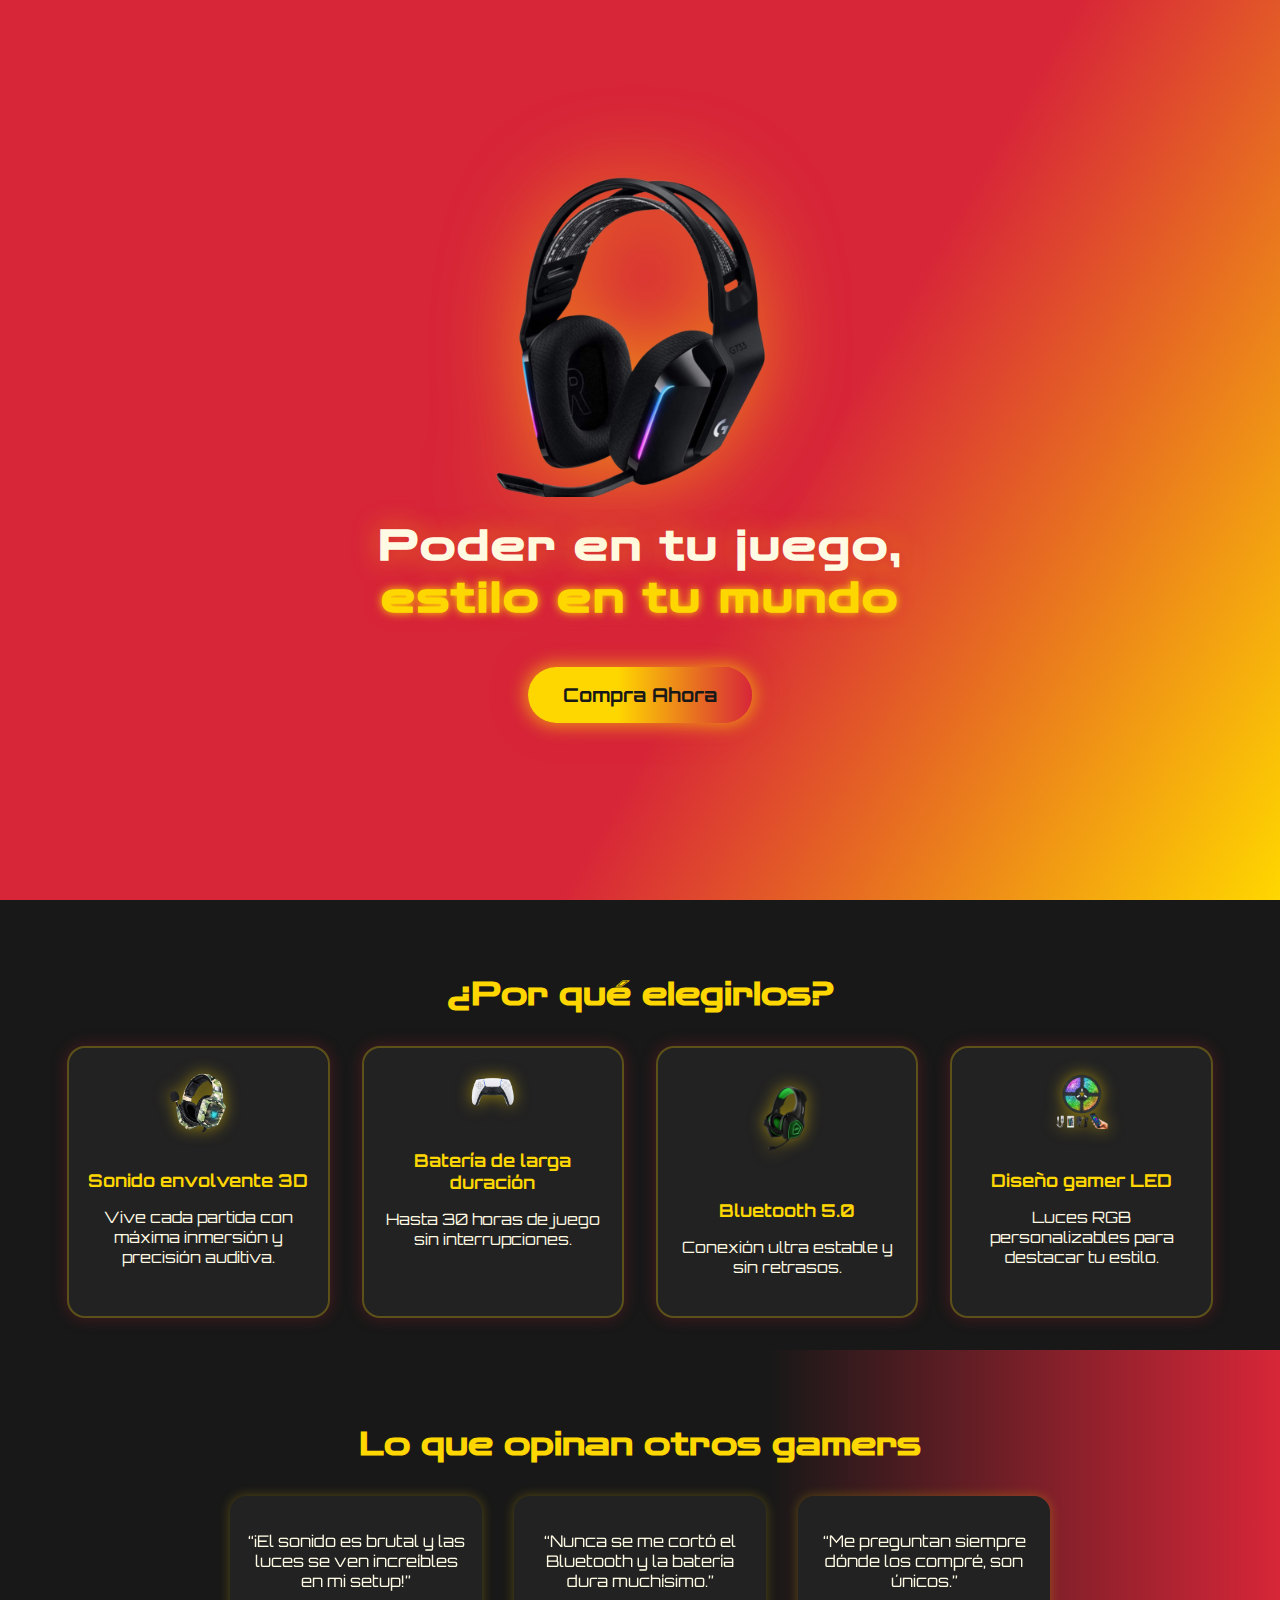
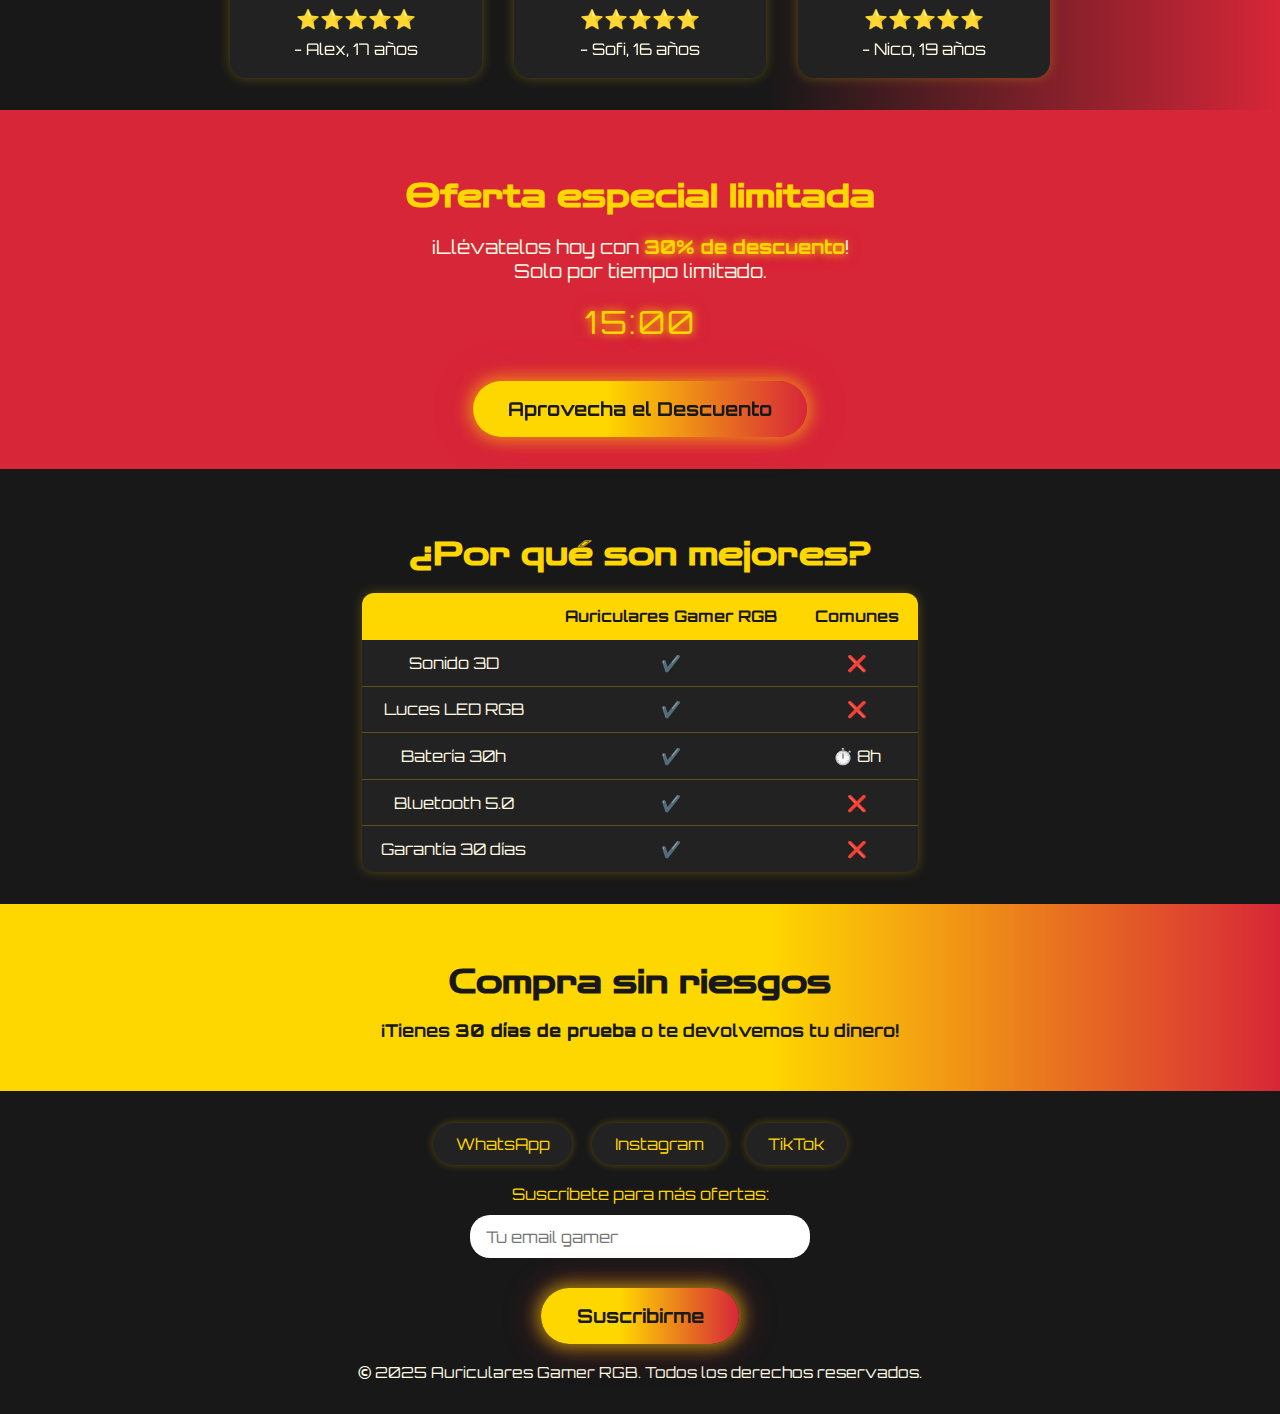
<file: index.html>
<!DOCTYPE html>
<html lang="es">

<head>
  <meta charset="UTF-8">
  <meta name="viewport" content="width=device-width, initial-scale=1.0">
  <title>Auriculares Gamer RGB - Poder en tu juego, estilo en tu mundo</title>
  <link rel="stylesheet" href="css/styles.css">
  <link href="https://fonts.googleapis.com/css2?family=Orbitron:wght@700&family=Zen+Dots&display=swap" rel="stylesheet">
</head>

<body>
  <canvas id="bg-particles"></canvas>
  <header class="hero">
    <div class="hero-content">
      <img src="img/MKT0028GES-1 (1).png" alt="Auriculares Gamer RGB" class="hero-img">
      <h1>Poder en tu juego,<br><span class="highlight">estilo en tu mundo</span></h1>
      <button class="cta-btn neon">Compra Ahora</button>
    </div>
  </header>

  <section class="benefits">
    <h2>¿Por qué elegirlos?</h2>
    <div class="benefit-cards">
      <div class="card">
        <img src="img/MKT1795BID-1-Photoroom.png" alt="Sonido 3D">
        <h3>Sonido envolvente 3D</h3>
        <p>Vive cada partida con máxima inmersión y precisión auditiva.</p>
      </div>
      <div class="card">
        <img src="img/ChatGPT Image 13 nov 2025, 00_18_00.png" alt="Batería larga duración">
        <h3>Batería de larga duración</h3>
        <p>Hasta 30 horas de juego sin interrupciones.</p>
      </div>
      <div class="card">
        <img src="img/ChatGPT Image 12 nov 2025, 16_21_45.png" alt="Bluetooth 5.0">
        <h3>Bluetooth 5.0</h3>
        <p>Conexión ultra estable y sin retrasos.</p>
      </div>
      <div class="card">
        <img src="img/D_Q_NP_2X_744538-MCO71637452161_092023-V-Photoroom.png" alt="Luces LED RGB">
        <h3>Diseño gamer LED</h3>
        <p>Luces RGB personalizables para destacar tu estilo.</p>
      </div>
    </div>
  </section>

  <section class="reviews">
    <h2>Lo que opinan otros gamers</h2>
    <div class="review-cards">
      <div class="review">
        <p>“¡El sonido es brutal y las luces se ven increíbles en mi setup!”</p>
        <div class="stars">⭐⭐⭐⭐⭐</div>
        <span>- Alex, 17 años</span>
      </div>
      <div class="review">
        <p>“Nunca se me cortó el Bluetooth y la batería dura muchísimo.”</p>
        <div class="stars">⭐⭐⭐⭐⭐</div>
        <span>- Sofi, 16 años</span>
      </div>
      <div class="review">
        <p>“Me preguntan siempre dónde los compré, son únicos.”</p>
        <div class="stars">⭐⭐⭐⭐⭐</div>
        <span>- Nico, 19 años</span>
      </div>
    </div>
  </section>

  <section class="offer">
    <h2>Oferta especial limitada</h2>
    <p class="offer-desc">¡Llévatelos hoy con <span class="offer-highlight">30% de descuento</span>!<br>Solo por tiempo
      limitado.</p>
    <div class="timer" id="timer"></div>
    <button class="cta-btn neon">Aprovecha el Descuento</button>
  </section>

  <section class="comparison">
    <h2>¿Por qué son mejores?</h2>
    <table>
      <thead>
        <tr>
          <th></th>
          <th>Auriculares Gamer RGB</th>
          <th>Comunes</th>
        </tr>
      </thead>
      <tbody>
        <tr>
          <td>Sonido 3D</td>
          <td>✔️</td>
          <td>❌</td>
        </tr>
        <tr>
          <td>Luces LED RGB</td>
          <td>✔️</td>
          <td>❌</td>
        </tr>
        <tr>
          <td>Batería 30h</td>
          <td>✔️</td>
          <td>⏱️ 8h</td>
        </tr>
        <tr>
          <td>Bluetooth 5.0</td>
          <td>✔️</td>
          <td>❌</td>
        </tr>
        <tr>
          <td>Garantía 30 días</td>
          <td>✔️</td>
          <td>❌</td>
        </tr>
      </tbody>
    </table>
  </section>

  <section class="guarantee">
    <h2>Compra sin riesgos</h2>
    <p>¡Tienes <b>30 días de prueba</b> o te devolvemos tu dinero!</p>
  </section>

  <footer>
    <div class="footer-social">
      <a href="https://wa.me/" target="_blank" class="social-btn whatsapp">WhatsApp</a>
      <a href="https://instagram.com/" target="_blank" class="social-btn instagram">Instagram</a>
      <a href="https://tiktok.com/" target="_blank" class="social-btn tiktok">TikTok</a>
    </div>
    <form class="subscribe-form">
  <label for="email">Suscríbete para más ofertas:</label>
  <input type="email" id="email" placeholder="Tu email gamer" required>
  <button type="submit" class="cta-btn neon">Suscribirme</button>
</form>

<p class="footer-copy">&copy; 2025 Auriculares Gamer RGB. Todos los derechos reservados.</p>

  </footer>

  <script src="js/script.js"></script>
</body>

</html>
</file>
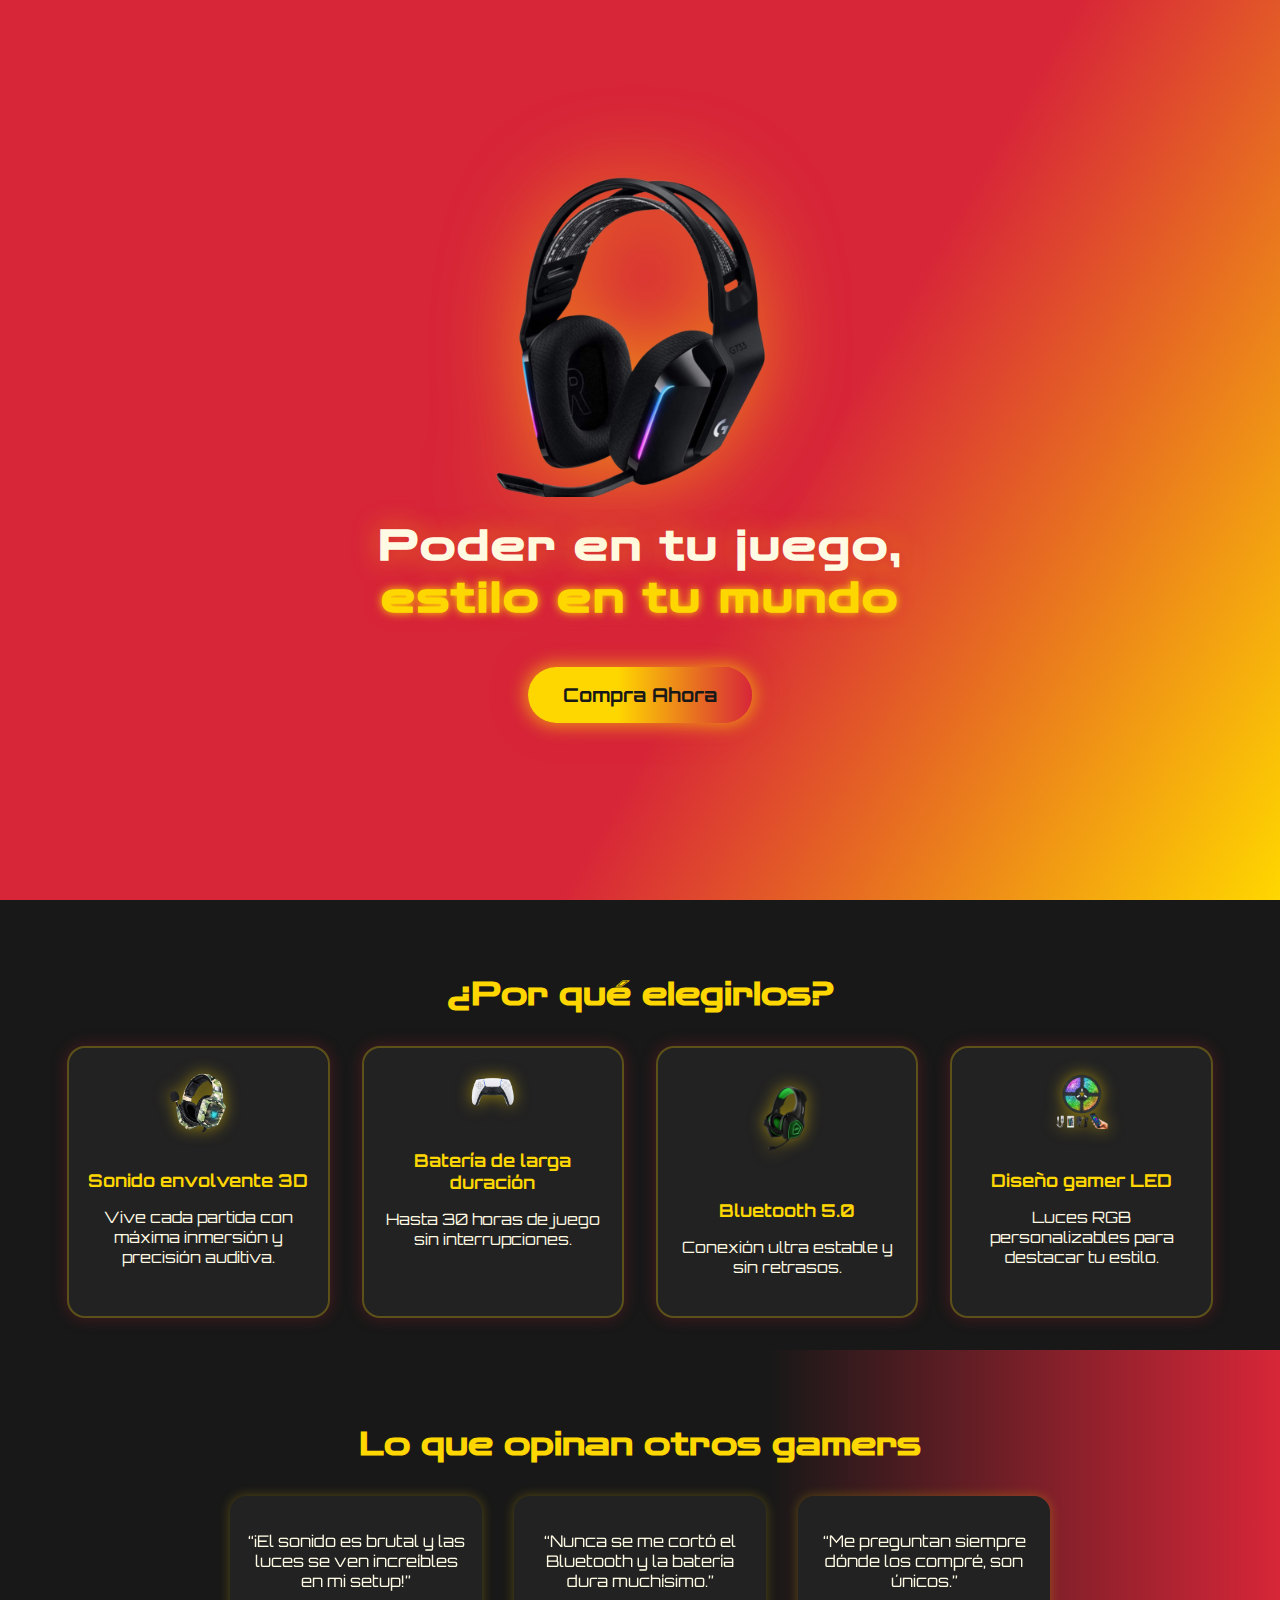
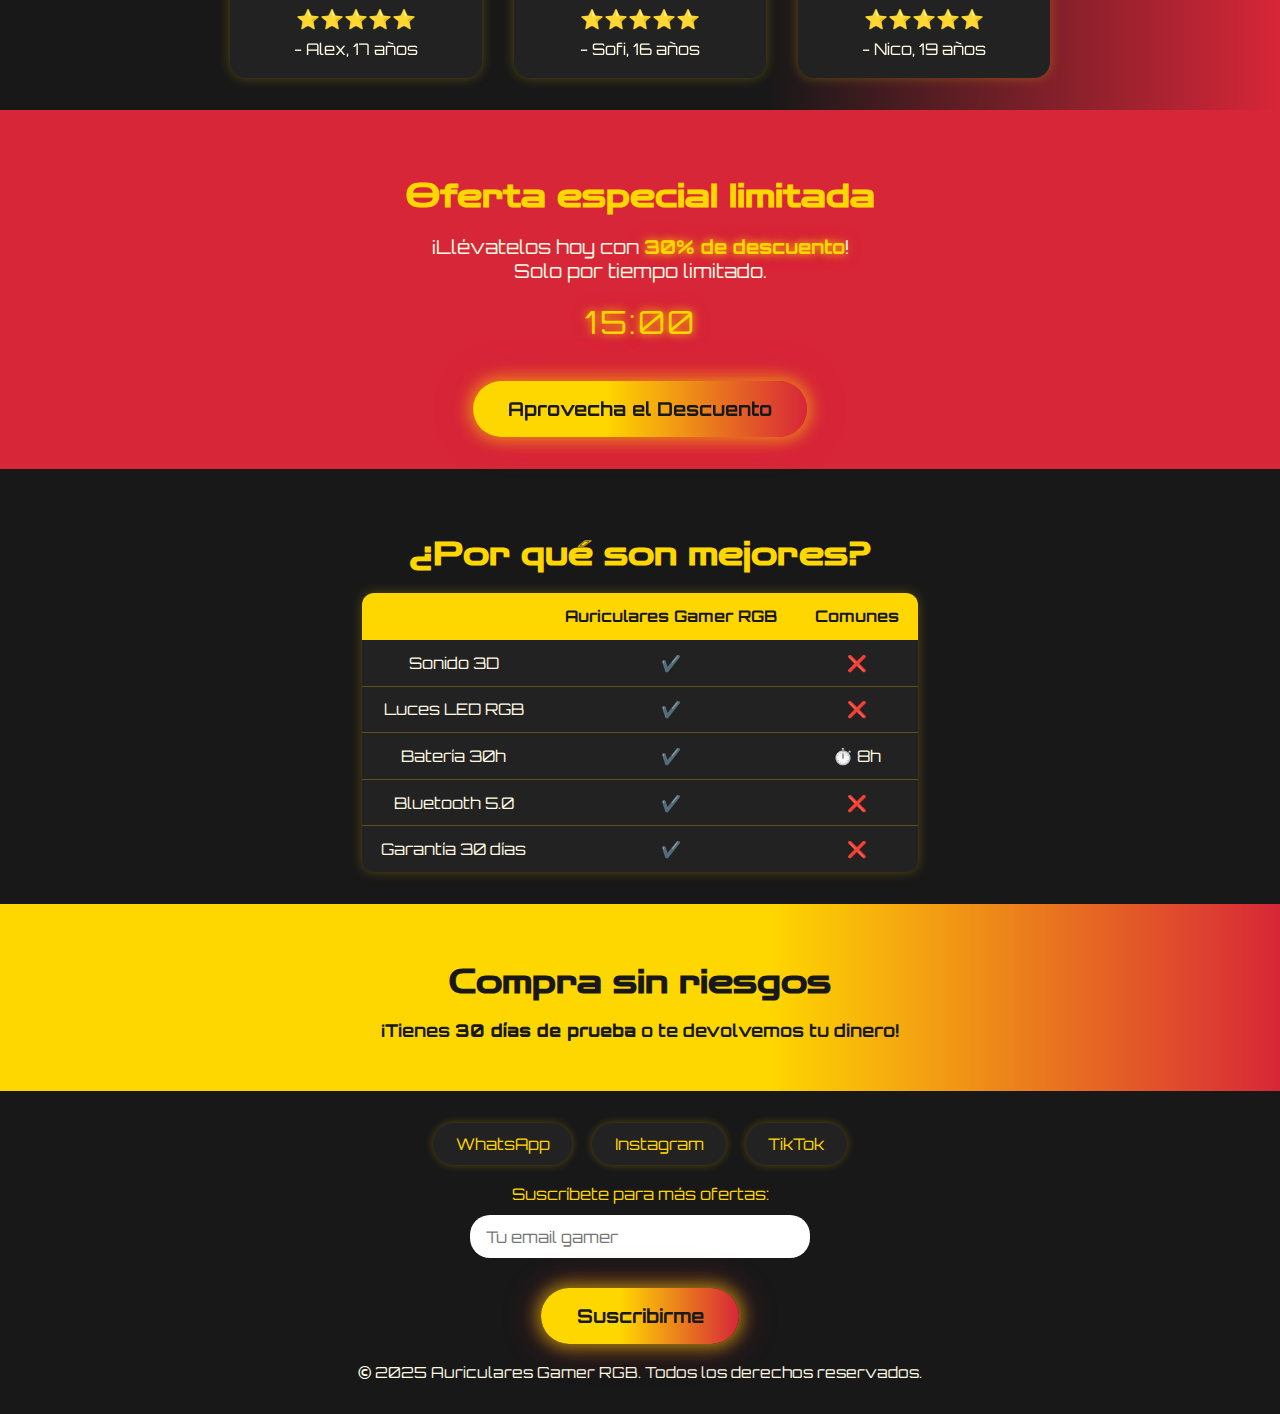
<file: landing/index.html>
<!DOCTYPE html>
<html lang="es">

<head>
  <meta charset="UTF-8">
  <meta name="viewport" content="width=device-width, initial-scale=1.0">
  <title>Auriculares Gamer RGB - Poder en tu juego, estilo en tu mundo</title>
  <link rel="stylesheet" href="css/styles.css">
  <link href="https://fonts.googleapis.com/css2?family=Orbitron:wght@700&family=Zen+Dots&display=swap" rel="stylesheet">
</head>

<body>
  <canvas id="bg-particles"></canvas>
  <header class="hero">
    <div class="hero-content">
      <img src="img/MKT0028GES-1 (1).png" alt="Auriculares Gamer RGB" class="hero-img">
      <h1>Poder en tu juego,<br><span class="highlight">estilo en tu mundo</span></h1>
      <button class="cta-btn neon">Compra Ahora</button>
    </div>
  </header>

  <section class="benefits">
    <h2>¿Por qué elegirlos?</h2>
    <div class="benefit-cards">
      <div class="card">
        <img src="img/MKT1795BID-1-Photoroom.png" alt="Sonido 3D">
        <h3>Sonido envolvente 3D</h3>
        <p>Vive cada partida con máxima inmersión y precisión auditiva.</p>
      </div>
      <div class="card">
        <img src="img/ChatGPT Image 13 nov 2025, 00_18_00.png" alt="Batería larga duración">
        <h3>Batería de larga duración</h3>
        <p>Hasta 30 horas de juego sin interrupciones.</p>
      </div>
      <div class="card">
        <img src="img/ChatGPT Image 12 nov 2025, 16_21_45.png" alt="Bluetooth 5.0">
        <h3>Bluetooth 5.0</h3>
        <p>Conexión ultra estable y sin retrasos.</p>
      </div>
      <div class="card">
        <img src="img/D_Q_NP_2X_744538-MCO71637452161_092023-V-Photoroom.png" alt="Luces LED RGB">
        <h3>Diseño gamer LED</h3>
        <p>Luces RGB personalizables para destacar tu estilo.</p>
      </div>
    </div>
  </section>

  <section class="reviews">
    <h2>Lo que opinan otros gamers</h2>
    <div class="review-cards">
      <div class="review">
        <p>“¡El sonido es brutal y las luces se ven increíbles en mi setup!”</p>
        <div class="stars">⭐⭐⭐⭐⭐</div>
        <span>- Alex, 17 años</span>
      </div>
      <div class="review">
        <p>“Nunca se me cortó el Bluetooth y la batería dura muchísimo.”</p>
        <div class="stars">⭐⭐⭐⭐⭐</div>
        <span>- Sofi, 16 años</span>
      </div>
      <div class="review">
        <p>“Me preguntan siempre dónde los compré, son únicos.”</p>
        <div class="stars">⭐⭐⭐⭐⭐</div>
        <span>- Nico, 19 años</span>
      </div>
    </div>
  </section>

  <section class="offer">
    <h2>Oferta especial limitada</h2>
    <p class="offer-desc">¡Llévatelos hoy con <span class="offer-highlight">30% de descuento</span>!<br>Solo por tiempo
      limitado.</p>
    <div class="timer" id="timer"></div>
    <button class="cta-btn neon">Aprovecha el Descuento</button>
  </section>

  <section class="comparison">
    <h2>¿Por qué son mejores?</h2>
    <table>
      <thead>
        <tr>
          <th></th>
          <th>Auriculares Gamer RGB</th>
          <th>Comunes</th>
        </tr>
      </thead>
      <tbody>
        <tr>
          <td>Sonido 3D</td>
          <td>✔️</td>
          <td>❌</td>
        </tr>
        <tr>
          <td>Luces LED RGB</td>
          <td>✔️</td>
          <td>❌</td>
        </tr>
        <tr>
          <td>Batería 30h</td>
          <td>✔️</td>
          <td>⏱️ 8h</td>
        </tr>
        <tr>
          <td>Bluetooth 5.0</td>
          <td>✔️</td>
          <td>❌</td>
        </tr>
        <tr>
          <td>Garantía 30 días</td>
          <td>✔️</td>
          <td>❌</td>
        </tr>
      </tbody>
    </table>
  </section>

  <section class="guarantee">
    <h2>Compra sin riesgos</h2>
    <p>¡Tienes <b>30 días de prueba</b> o te devolvemos tu dinero!</p>
  </section>

  <footer>
    <div class="footer-social">
      <a href="https://wa.me/" target="_blank" class="social-btn whatsapp">WhatsApp</a>
      <a href="https://instagram.com/" target="_blank" class="social-btn instagram">Instagram</a>
      <a href="https://tiktok.com/" target="_blank" class="social-btn tiktok">TikTok</a>
    </div>
    <form class="subscribe-form">
  <label for="email">Suscríbete para más ofertas:</label>
  <input type="email" id="email" placeholder="Tu email gamer" required>
  <button type="submit" class="cta-btn neon">Suscribirme</button>
</form>

<p class="footer-copy">&copy; 2025 Auriculares Gamer RGB. Todos los derechos reservados.</p>

  </footer>

  <script src="js/script.js"></script>
</body>

</html>
</file>
<file: css/styles.css>
/*
  Paleta: Rojo #D72638, Dorado #FFD700, Negro #181818, Detalles #FFFAE3
  Tipografía: Orbitron (futurista), Zen Dots (oriental)
*/

body {
  margin: 0;
  font-family: 'Orbitron', 'Zen Dots', Arial, sans-serif;
  background: #181818;
  color: #FFFAE3;
  overflow-x: hidden;
}

#bg-particles {
  position: fixed;
  top: 0; left: 0; width: 100vw; height: 100vh;
  z-index: 0;
  pointer-events: none;
}

.hero {
  background: linear-gradient(120deg, #D72638 60%, #FFD700 100%);
  min-height: 100vh;
  display: flex;
  align-items: center;
  justify-content: center;
  position: relative;
  z-index: 1;
}
.hero-content {
  text-align: center;
  z-index: 2;
}
.hero-img {
  width: 320px;
  max-width: 80vw;
  filter: drop-shadow(0 0 40px #FFD70088);
  animation: float 3s ease-in-out infinite;
}
@keyframes float {
  0%, 100% { transform: translateY(0); }
  50% { transform: translateY(-18px); }
}
.hero h1 {
  font-family: 'Zen Dots', 'Orbitron', Arial, sans-serif;
  font-size: 2.7rem;
  color: #FFFAE3;
  margin: 1.2rem 0 1.5rem 0;
  letter-spacing: 2px;
  text-shadow: 0 0 12px #D72638, 0 0 24px #FFD70088;
}
.hero .highlight {
  color: #FFD700;
  text-shadow: 0 0 8px #FFD700, 0 0 16px #D72638;
}
.cta-btn {
  background: #D72638;
  color: #FFFAE3;
  border: none;
  padding: 1rem 2.2rem;
  font-size: 1.2rem;
  border-radius: 40px;
  cursor: pointer;
  font-family: 'Orbitron', Arial, sans-serif;
  margin-top: 1.2rem;
  transition: box-shadow 0.2s, background 0.2s;
  position: relative;
  z-index: 2;
}
.cta-btn.neon {
  box-shadow: 0 0 16px 4px #FFD70088, 0 0 32px 8px #D7263844;
  background: linear-gradient(90deg, #FFD700 40%, #D72638 100%);
  color: #181818;
  font-weight: bold;
}
.cta-btn.neon:hover {
  background: #FFD700;
  color: #D72638;
  box-shadow: 0 0 32px 8px #FFD700, 0 0 64px 16px #D7263888;
  text-shadow: 0 0 8px #FFD700, 0 0 16px #D72638;
}

.benefits {
  background: #181818;
  padding: 3rem 1rem 2rem 1rem;
  text-align: center;
  z-index: 1;
  position: relative;
}
.benefits h2 {
  color: #FFD700;
  font-size: 2rem;
  margin-bottom: 2rem;
  font-family: 'Zen Dots', Arial, sans-serif;
}
.benefit-cards {
  display: flex;
  flex-wrap: wrap;
  gap: 2rem;
  justify-content: center;
}
.card {
  background: #222;
  border: 2px solid #FFD70044;
  border-radius: 18px;
  padding: 1.5rem 1.2rem;
  width: 220px;
  box-shadow: 0 0 16px #D7263844;
  transition: transform 0.2s, box-shadow 0.2s;
  position: relative;
}
.card:hover {
  transform: translateY(-8px) scale(1.04);
  box-shadow: 0 0 32px #FFD70088, 0 0 16px #D72638;
}
.card img {
  width: 60px;
  margin-bottom: 1rem;
  filter: drop-shadow(0 0 8px #FFD70088);
}
.card h3 {
  color: #FFD700;
  font-size: 1.1rem;
  margin-bottom: 0.5rem;
  font-family: 'Orbitron', Arial, sans-serif;
}
.card p {
  color: #FFFAE3;
  font-size: 0.98rem;
}

.reviews {
  background: linear-gradient(90deg, #181818 60%, #D72638 100%);
  padding: 3rem 1rem 2rem 1rem;
  text-align: center;
}
.reviews h2 {
  color: #FFD700;
  font-family: 'Zen Dots', Arial, sans-serif;
  font-size: 2rem;
  margin-bottom: 2rem;
}
.review-cards {
  display: flex;
  flex-wrap: wrap;
  gap: 2rem;
  justify-content: center;
}
.review {
  background: #222;
  border-radius: 16px;
  padding: 1.2rem 1rem;
  width: 220px;
  box-shadow: 0 0 12px #FFD70044;
  color: #FFFAE3;
  font-size: 1rem;
  position: relative;
}
.stars {
  color: #FFD700;
  font-size: 1.2rem;
  margin: 0.5rem 0;
}

.offer {
  background: #D72638;
  color: #FFFAE3;
  text-align: center;
  padding: 2.5rem 1rem 2rem 1rem;
  position: relative;
}
.offer h2 {
  color: #FFD700;
  font-family: 'Zen Dots', Arial, sans-serif;
  font-size: 2rem;
  margin-bottom: 1rem;
}
.offer-desc {
  font-size: 1.2rem;
  margin-bottom: 1.2rem;
}
.offer-highlight {
  color: #FFD700;
  font-weight: bold;
  text-shadow: 0 0 8px #FFD700, 0 0 16px #D72638;
}
.timer {
  font-size: 2rem;
  color: #FFD700;
  margin-bottom: 1.2rem;
  font-family: 'Orbitron', Arial, sans-serif;
  letter-spacing: 2px;
  text-shadow: 0 0 8px #FFD700, 0 0 16px #D72638;
}

.comparison {
  background: #181818;
  color: #FFFAE3;
  text-align: center;
  padding: 2.5rem 1rem 2rem 1rem;
}
.comparison h2 {
  color: #FFD700;
  font-family: 'Zen Dots', Arial, sans-serif;
  font-size: 2rem;
  margin-bottom: 1.2rem;
}
.comparison table {
  margin: 0 auto;
  border-collapse: collapse;
  background: #222;
  border-radius: 12px;
  overflow: hidden;
  box-shadow: 0 0 12px #FFD70044;
}
.comparison th, .comparison td {
  padding: 0.8rem 1.2rem;
  border-bottom: 1px solid #FFD70044;
  font-size: 1rem;
}
.comparison th {
  background: #FFD700;
  color: #181818;
  font-family: 'Orbitron', Arial, sans-serif;
}
.comparison td {
  color: #FFFAE3;
}
.comparison tr:last-child td {
  border-bottom: none;
}

.guarantee {
  background: linear-gradient(90deg, #FFD700 60%, #D72638 100%);
  color: #181818;
  text-align: center;
  padding: 2rem 1rem 2rem 1rem;
}
.guarantee h2 {
  font-family: 'Zen Dots', Arial, sans-serif;
  font-size: 2rem;
  margin-bottom: 1rem;
}
.guarantee p {
  font-size: 1.1rem;
  font-weight: bold;
}

footer {
  background: #181818;
  color: #FFD700;
  text-align: center;
  padding: 2rem 1rem 1rem 1rem;
  position: relative;
}
.footer-social {
  margin-bottom: 1.2rem;
}
.social-btn {
  display: inline-block;
  margin: 0 0.5rem;
  padding: 0.7rem 1.4rem;
  border-radius: 30px;
  background: #222;
  color: #FFD700;
  font-family: 'Orbitron', Arial, sans-serif;
  font-size: 1rem;
  text-decoration: none;
  transition: background 0.2s, color 0.2s, box-shadow 0.2s;
  box-shadow: 0 0 8px #FFD70044;
}
.social-btn:hover {
  background: #FFD700;
  color: #D72638;
  box-shadow: 0 0 16px #FFD700, 0 0 32px #D7263844;
}
.social-btn.whatsapp:hover { color: #25D366; }
.social-btn.instagram:hover { color: #E1306C; }
.social-btn.tiktok:hover { color: #000; }

.subscribe-form {
  margin: 1.2rem auto 0 auto;
  max-width: 340px;
  display: flex;
  flex-direction: column;
  gap: 0.7rem;
}
.subscribe-form input[type="email"] {
  padding: 0.7rem 1rem;
  border-radius: 20px;
  border: none;
  font-size: 1rem;
  font-family: 'Orbitron', Arial, sans-serif;
}
.subscribe-form button {
  align-self: center;
}
.footer-copy {
  margin-top: 1.2rem;
  color: #FFFAE3;
  font-size: 0.95rem;
}

@media (max-width: 900px) {
  .benefit-cards, .review-cards {
    flex-direction: column;
    align-items: center;
  }
  .card, .review {
    width: 90vw;
    max-width: 340px;
  }
}
@media (max-width: 600px) {
  .hero-img {
    width: 90vw;
    max-width: 260px;
  }
  .hero h1 {
    font-size: 1.5rem;
  }
  .benefits, .reviews, .offer, .comparison, .guarantee, footer {
    padding-left: 0.2rem;
    padding-right: 0.2rem;
  }
}
</file>
<file: landing/css/styles.css>
/*
  Paleta: Rojo #D72638, Dorado #FFD700, Negro #181818, Detalles #FFFAE3
  Tipografía: Orbitron (futurista), Zen Dots (oriental)
*/

body {
  margin: 0;
  font-family: 'Orbitron', 'Zen Dots', Arial, sans-serif;
  background: #181818;
  color: #FFFAE3;
  overflow-x: hidden;
}

#bg-particles {
  position: fixed;
  top: 0; left: 0; width: 100vw; height: 100vh;
  z-index: 0;
  pointer-events: none;
}

.hero {
  background: linear-gradient(120deg, #D72638 60%, #FFD700 100%);
  min-height: 100vh;
  display: flex;
  align-items: center;
  justify-content: center;
  position: relative;
  z-index: 1;
}
.hero-content {
  text-align: center;
  z-index: 2;
}
.hero-img {
  width: 320px;
  max-width: 80vw;
  filter: drop-shadow(0 0 40px #FFD70088);
  animation: float 3s ease-in-out infinite;
}
@keyframes float {
  0%, 100% { transform: translateY(0); }
  50% { transform: translateY(-18px); }
}
.hero h1 {
  font-family: 'Zen Dots', 'Orbitron', Arial, sans-serif;
  font-size: 2.7rem;
  color: #FFFAE3;
  margin: 1.2rem 0 1.5rem 0;
  letter-spacing: 2px;
  text-shadow: 0 0 12px #D72638, 0 0 24px #FFD70088;
}
.hero .highlight {
  color: #FFD700;
  text-shadow: 0 0 8px #FFD700, 0 0 16px #D72638;
}
.cta-btn {
  background: #D72638;
  color: #FFFAE3;
  border: none;
  padding: 1rem 2.2rem;
  font-size: 1.2rem;
  border-radius: 40px;
  cursor: pointer;
  font-family: 'Orbitron', Arial, sans-serif;
  margin-top: 1.2rem;
  transition: box-shadow 0.2s, background 0.2s;
  position: relative;
  z-index: 2;
}
.cta-btn.neon {
  box-shadow: 0 0 16px 4px #FFD70088, 0 0 32px 8px #D7263844;
  background: linear-gradient(90deg, #FFD700 40%, #D72638 100%);
  color: #181818;
  font-weight: bold;
}
.cta-btn.neon:hover {
  background: #FFD700;
  color: #D72638;
  box-shadow: 0 0 32px 8px #FFD700, 0 0 64px 16px #D7263888;
  text-shadow: 0 0 8px #FFD700, 0 0 16px #D72638;
}

.benefits {
  background: #181818;
  padding: 3rem 1rem 2rem 1rem;
  text-align: center;
  z-index: 1;
  position: relative;
}
.benefits h2 {
  color: #FFD700;
  font-size: 2rem;
  margin-bottom: 2rem;
  font-family: 'Zen Dots', Arial, sans-serif;
}
.benefit-cards {
  display: flex;
  flex-wrap: wrap;
  gap: 2rem;
  justify-content: center;
}
.card {
  background: #222;
  border: 2px solid #FFD70044;
  border-radius: 18px;
  padding: 1.5rem 1.2rem;
  width: 220px;
  box-shadow: 0 0 16px #D7263844;
  transition: transform 0.2s, box-shadow 0.2s;
  position: relative;
}
.card:hover {
  transform: translateY(-8px) scale(1.04);
  box-shadow: 0 0 32px #FFD70088, 0 0 16px #D72638;
}
.card img {
  width: 60px;
  margin-bottom: 1rem;
  filter: drop-shadow(0 0 8px #FFD70088);
}
.card h3 {
  color: #FFD700;
  font-size: 1.1rem;
  margin-bottom: 0.5rem;
  font-family: 'Orbitron', Arial, sans-serif;
}
.card p {
  color: #FFFAE3;
  font-size: 0.98rem;
}

.reviews {
  background: linear-gradient(90deg, #181818 60%, #D72638 100%);
  padding: 3rem 1rem 2rem 1rem;
  text-align: center;
}
.reviews h2 {
  color: #FFD700;
  font-family: 'Zen Dots', Arial, sans-serif;
  font-size: 2rem;
  margin-bottom: 2rem;
}
.review-cards {
  display: flex;
  flex-wrap: wrap;
  gap: 2rem;
  justify-content: center;
}
.review {
  background: #222;
  border-radius: 16px;
  padding: 1.2rem 1rem;
  width: 220px;
  box-shadow: 0 0 12px #FFD70044;
  color: #FFFAE3;
  font-size: 1rem;
  position: relative;
}
.stars {
  color: #FFD700;
  font-size: 1.2rem;
  margin: 0.5rem 0;
}

.offer {
  background: #D72638;
  color: #FFFAE3;
  text-align: center;
  padding: 2.5rem 1rem 2rem 1rem;
  position: relative;
}
.offer h2 {
  color: #FFD700;
  font-family: 'Zen Dots', Arial, sans-serif;
  font-size: 2rem;
  margin-bottom: 1rem;
}
.offer-desc {
  font-size: 1.2rem;
  margin-bottom: 1.2rem;
}
.offer-highlight {
  color: #FFD700;
  font-weight: bold;
  text-shadow: 0 0 8px #FFD700, 0 0 16px #D72638;
}
.timer {
  font-size: 2rem;
  color: #FFD700;
  margin-bottom: 1.2rem;
  font-family: 'Orbitron', Arial, sans-serif;
  letter-spacing: 2px;
  text-shadow: 0 0 8px #FFD700, 0 0 16px #D72638;
}

.comparison {
  background: #181818;
  color: #FFFAE3;
  text-align: center;
  padding: 2.5rem 1rem 2rem 1rem;
}
.comparison h2 {
  color: #FFD700;
  font-family: 'Zen Dots', Arial, sans-serif;
  font-size: 2rem;
  margin-bottom: 1.2rem;
}
.comparison table {
  margin: 0 auto;
  border-collapse: collapse;
  background: #222;
  border-radius: 12px;
  overflow: hidden;
  box-shadow: 0 0 12px #FFD70044;
}
.comparison th, .comparison td {
  padding: 0.8rem 1.2rem;
  border-bottom: 1px solid #FFD70044;
  font-size: 1rem;
}
.comparison th {
  background: #FFD700;
  color: #181818;
  font-family: 'Orbitron', Arial, sans-serif;
}
.comparison td {
  color: #FFFAE3;
}
.comparison tr:last-child td {
  border-bottom: none;
}

.guarantee {
  background: linear-gradient(90deg, #FFD700 60%, #D72638 100%);
  color: #181818;
  text-align: center;
  padding: 2rem 1rem 2rem 1rem;
}
.guarantee h2 {
  font-family: 'Zen Dots', Arial, sans-serif;
  font-size: 2rem;
  margin-bottom: 1rem;
}
.guarantee p {
  font-size: 1.1rem;
  font-weight: bold;
}

footer {
  background: #181818;
  color: #FFD700;
  text-align: center;
  padding: 2rem 1rem 1rem 1rem;
  position: relative;
}
.footer-social {
  margin-bottom: 1.2rem;
}
.social-btn {
  display: inline-block;
  margin: 0 0.5rem;
  padding: 0.7rem 1.4rem;
  border-radius: 30px;
  background: #222;
  color: #FFD700;
  font-family: 'Orbitron', Arial, sans-serif;
  font-size: 1rem;
  text-decoration: none;
  transition: background 0.2s, color 0.2s, box-shadow 0.2s;
  box-shadow: 0 0 8px #FFD70044;
}
.social-btn:hover {
  background: #FFD700;
  color: #D72638;
  box-shadow: 0 0 16px #FFD700, 0 0 32px #D7263844;
}
.social-btn.whatsapp:hover { color: #25D366; }
.social-btn.instagram:hover { color: #E1306C; }
.social-btn.tiktok:hover { color: #000; }

.subscribe-form {
  margin: 1.2rem auto 0 auto;
  max-width: 340px;
  display: flex;
  flex-direction: column;
  gap: 0.7rem;
}
.subscribe-form input[type="email"] {
  padding: 0.7rem 1rem;
  border-radius: 20px;
  border: none;
  font-size: 1rem;
  font-family: 'Orbitron', Arial, sans-serif;
}
.subscribe-form button {
  align-self: center;
}
.footer-copy {
  margin-top: 1.2rem;
  color: #FFFAE3;
  font-size: 0.95rem;
}

@media (max-width: 900px) {
  .benefit-cards, .review-cards {
    flex-direction: column;
    align-items: center;
  }
  .card, .review {
    width: 90vw;
    max-width: 340px;
  }
}
@media (max-width: 600px) {
  .hero-img {
    width: 90vw;
    max-width: 260px;
  }
  .hero h1 {
    font-size: 1.5rem;
  }
  .benefits, .reviews, .offer, .comparison, .guarantee, footer {
    padding-left: 0.2rem;
    padding-right: 0.2rem;
  }
}
</file>
